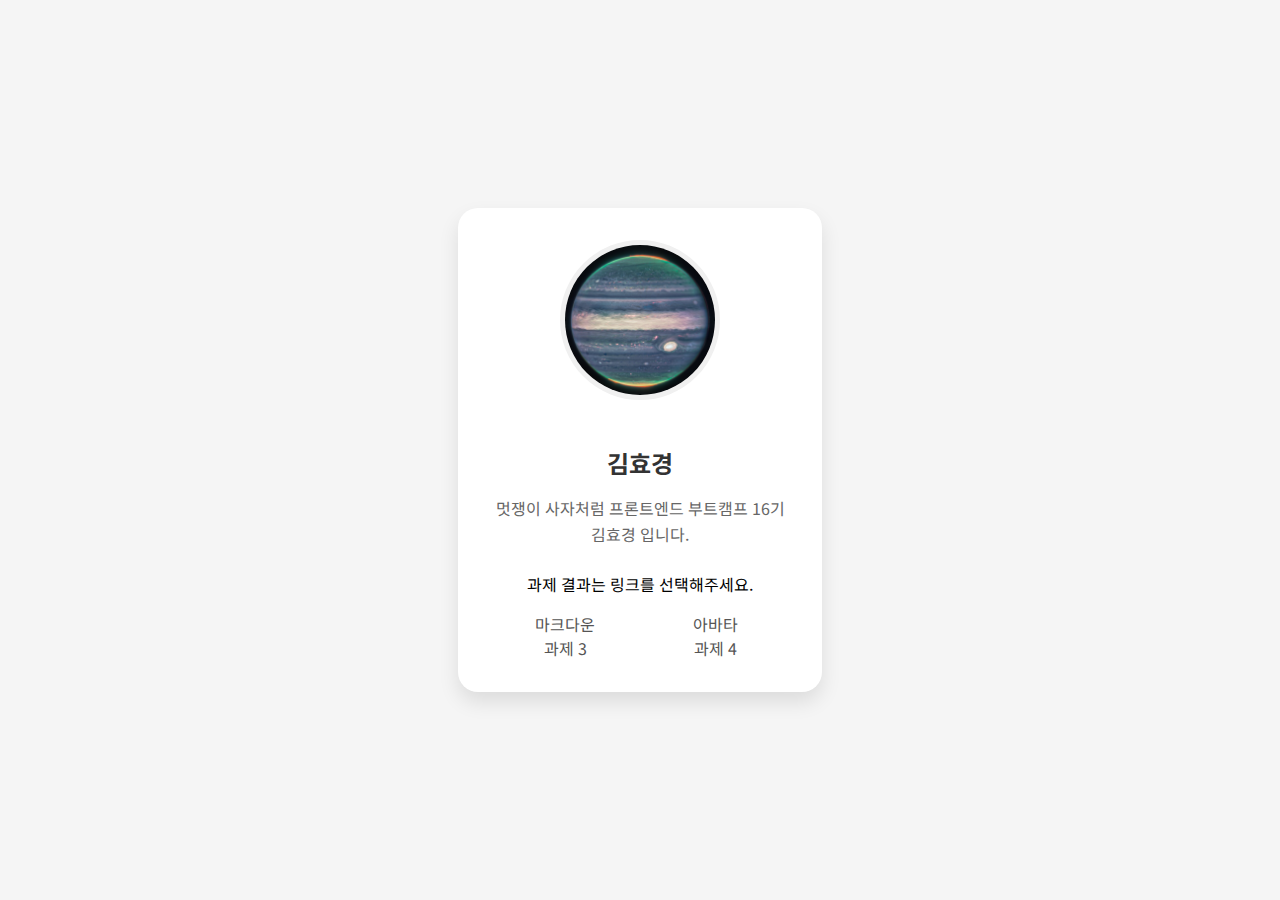
<file: index.html>
<!doctype html>
<html lang="ko">
  <head>
    <meta charset="UTF-8" />
    <meta name="viewport" content="width=device-width, initial-scale=1.0" />
    <title>HTML/CSS 과제</title>
    <style>
      body {
        margin: 0;
        padding: 0;
        font-family: 'Noto Sans KR', sans-serif;
        background-color: #f5f5f5;
        display: flex;
        justify-content: center;
        align-items: center;
        min-height: 100vh;
      }

      .profile-card {
        background: white;
        border-radius: 20px;
        box-shadow: 0 10px 20px rgba(0, 0, 0, 0.1);
        padding: 2rem;
        width: 300px;
        text-align: center;
      }

      .profile-image {
        width: 150px;
        height: 150px;
        border-radius: 50%;
        margin-bottom: 1.5rem;
        object-fit: cover;
        border: 5px solid #f0f0f0;
      }

      .name {
        font-size: 1.5rem;
        font-weight: bold;
        color: #333;
        margin-bottom: 0.5rem;
      }

      .bio {
        color: #666;
        line-height: 1.6;
        margin-bottom: 1.5rem;
      }

      .homework-links {
        display: flex;
        justify-content: center;
        flex-wrap: wrap;
        margin: 0;
        padding: 0;
        list-style: none;
      }

      .homework-links li {
        width: 50%;
      }

      .homework-links a {
        display: block;
        text-align: center;
        color: #555;
        text-decoration: none;
        transition: color 0.3s ease;
      }

      .homework-links a:hover {
        color: #007bff;
      }
    </style>
    <link href="https://fonts.googleapis.com/css2?family=Noto+Sans+KR:wght@400;700&display=swap" rel="stylesheet" />
    <link rel="stylesheet" href="https://cdnjs.cloudflare.com/ajax/libs/font-awesome/5.15.4/css/all.min.css" />
  </head>
  <body>
    <div class="profile-card">
      <!-- 상대 경로로 이미지 삽입하기 -->
      <img src="./src/assets/profiles/were.jpg" alt="김효경" class="profile-image" />
      <h1 class="name">김효경</h1>
      <p class="bio">멋쟁이 사자처럼 프론트엔드 부트캠프 16기 김효경 입니다.</p>
      <p>과제 결과는 링크를 선택해주세요.</p>
      <ul class="homework-links">
        <li><a href="./src/md/markdown.md">마크다운</a></li>
        <li><a href="./src/avatars/avatars.html">아바타</a></li>
        <li><a href="">과제 3</a></li>
        <li><a href="">과제 4</a></li>
      </ul>
    </div>
  </body>
</html>
</file>
